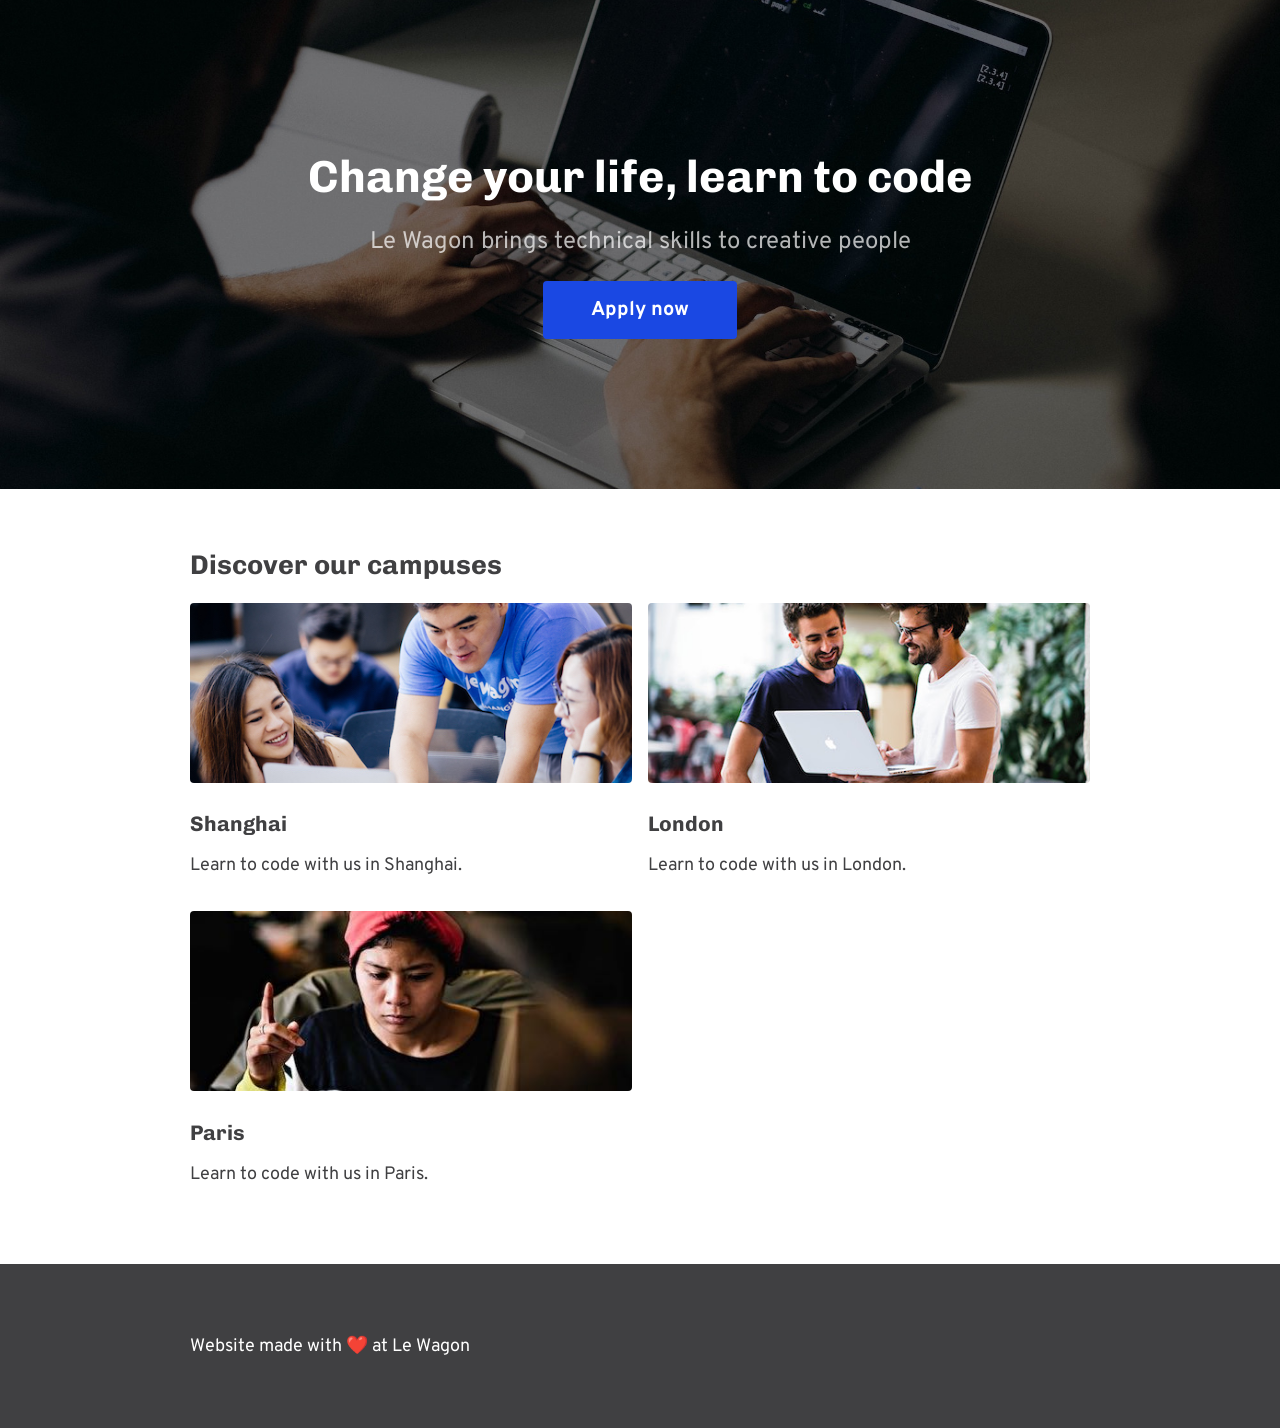
<file: index.html>
<!DOCTYPE html>
<html lang="en">
<head>
  <meta charset="UTF-8">
  <title>Le Wagon - Web Development Sprint</title>

  <!-- Change these Google fonts with your own choice -->
  <link rel="preconnect" href="https://fonts.googleapis.com">
  <link rel="preconnect" href="https://fonts.gstatic.com" crossorigin>
  <link href="https://fonts.googleapis.com/css2?family=Chivo:wght@700&family=Overpass:wght@400;700&display=swap" rel="stylesheet">
  <link rel="stylesheet" href="style.css">
</head>
<body>
  <!-- Banner section -->
  <div class="banner">
    <h1>Change your life, learn to code</h1>
    <p>Le Wagon brings technical skills to creative people</p>
    <a href="https://www.lewagon.com" target="_blank" class="btn-blue">Apply now</a>
  </div>
    <div class="container">
    <h2>Discover our campuses</h2>
    <!-- Cards container -->
    <div class="cards card-grid">

      <!-- Shanghai card -->
      <div class="card-white">
        <img src="images/shanghai.jpg" alt="">
        <h3>Shanghai</h3>
        <p>Learn to code with us in Shanghai.</p>
      </div>

      <!-- London card -->
      <div class="card-white">
        <img src="images/london.jpg" alt="">
        <h3>London</h3>
        <p>Learn to code with us in London.</p>
      </div>

      <!-- Paris card -->
      <div class="card-white">
        <img src="images/paris.jpg" alt="">
        <h3>Paris</h3>
        <p>Learn to code with us in Paris.</p>
      </div>
    </div>
  </div>

  <!-- Footer section -->
  <div class="footer">
    <div class="container">
      <p>Website made with ❤️ at Le Wagon</p>
    </div>
  </div>

</body>
</html>
</file>
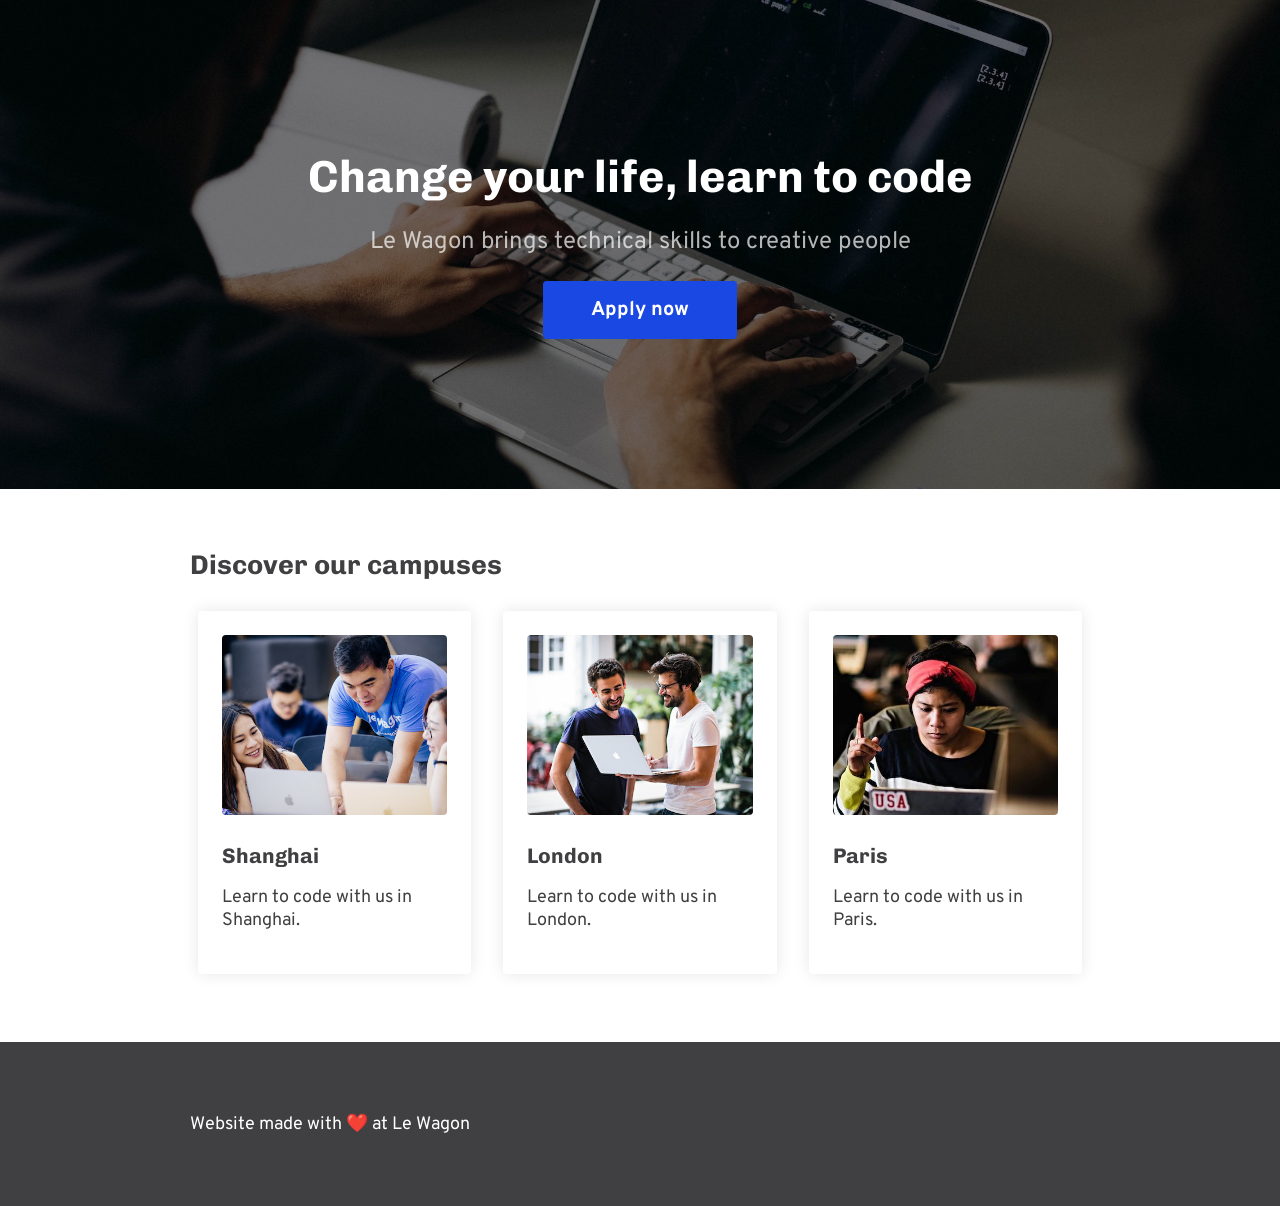
<file: done/index.html>
<!DOCTYPE html>
<html lang="en">
<head>
  <meta charset="UTF-8">
  <title>Le Wagon - Web Development Sprint</title>

  <!-- Change these Google fonts with your own choice -->
  <link rel="preconnect" href="https://fonts.googleapis.com">
  <link rel="preconnect" href="https://fonts.gstatic.com" crossorigin>
  <link href="https://fonts.googleapis.com/css2?family=Chivo:wght@700&family=Overpass:wght@400;700&display=swap" rel="stylesheet">
  <link rel="stylesheet" href="style.css">
</head>
<body>
  <!-- Banner section -->
  <div class="banner">
    <h1>Change your life, learn to code</h1>
    <p>Le Wagon brings technical skills to creative people</p>
    <a href="https://www.lewagon.com" target="_blank" class="btn-blue">Apply now</a>
  </div>

  <div class="container">
    <h2>Discover our campuses</h2>
    <!-- Cards container -->
    <div class="cards">

      <!-- Shanghai card -->
      <div class="card-white">
        <img src="images/shanghai.jpg" alt="">
        <h3>Shanghai</h3>
        <p>Learn to code with us in Shanghai.</p>
      </div>

      <!-- London card -->
      <div class="card-white">
        <img src="images/london.jpg" alt="">
        <h3>London</h3>
        <p>Learn to code with us in London.</p>
      </div>

      <!-- Paris card -->
      <div class="card-white">
        <img src="images/paris.jpg" alt="">
        <h3>Paris</h3>
        <p>Learn to code with us in Paris.</p>
      </div>
    </div>
  </div>

  <!-- Footer section -->
  <div class="footer">
    <div class="container">
      <p>Website made with ❤️ at Le Wagon</p>
    </div>
  </div>
</body>
</html>
</file>
<file: style.css>
/* Write some CSS below */
body {
  font-family: Overpass;
  color: #404042;
  font-size: 18px;
  margin: 0;
}

h1, h2, h3 {
  color: #404042;
  font-family: Chivo;
}

.container {
  width: 900px;
  margin: 60px auto;
}

.banner {
  background-image: url('images/background.jpg');
  background-size: cover;
  background-position: center;
  padding: 150px 0;
  text-align: center;
}

.banner h1 {
  color: white;
  font-size: 45px;
  margin: 0;
}

.banner p {
  color: white;
  font-size: 24px;
  opacity: 0.7;
}


.btn-blue {
  background-color: #1A48E3;
  color: white;
  padding: 16px 48px;
  border-radius: 4px;
  display: inline-block;
  text-decoration: none;
  transition: .3s;
  font-size: 20px;
  font-weight: bold;
}

.btn-blue:hover {
  background-color: #0D1EC6;
  color: white;
}

.card-white img {
  width: 100%;
  height: 180px;
  object-fit: cover;
  border-radius: 4px;
}

.card-white h3 {
  margin-bottom: 0;
}

.footer {
  background: #404042;
  color: white;
  padding: 10px 0px;
}

.cards {
  display: grid;
  grid-template-columns: 1fr 1fr;
  grid-gap: 16px;
}
</file>
<file: done/style.css>
/* Write some CSS below */

body {
  font-family: Overpass;
  color: #404042;
  font-size: 18px;
  margin: 0;
}

h1, h2, h3 {
  color: #404042;
  font-family: Chivo;
}

.container {
  width: 900px;
  margin: 60px auto;
}

.banner {
  background-image: url('images/background.jpg');
  background-size: cover;
  background-position: center;
  padding: 150px 0;
  text-align: center;
}

.banner h1 {
  color: white;
  font-size: 45px;
  margin: 0;
}

.banner p {
  color: white;
  font-size: 24px;
  opacity: 0.7;
}
.btn-blue {
  background-color: #1A48E3;
  color: white;
  padding: 16px 48px;
  border-radius: 4px;
  display: inline-block;
  text-decoration: none;
  transition: .3s;
  font-size: 20px;
  font-weight: bold;
}

.btn-blue:hover {
  background-color: #0D1EC6;
  color: white;
}

.card-white {
  background: white;
  box-shadow: 0 0 16px rgba(0,0,0,0.1);
  border-radius: 4px;
  padding: 24px;
  margin: 8px;
  flex-grow: 1;
}

.card-white img {
  width: 100%;
  height: 180px;
  object-fit: cover;
  border-radius: 4px;
}

.card-white h3 {
  margin-bottom: 0;
}

.footer {
  background: #404042;
  color: white;
  padding: 10px 0px;
}

.cards {
  display: grid;
  grid-template-columns: 1fr 1fr 1fr;
  grid-gap: 16px;
}


@media (min-width: 300px) {
  .container {
    width: 400px;
  }
  .cards {
    grid-template-columns: 1fr;
  }
}

@media (min-width: 700px) {
  .container {
    width: 600px;
  }
  .cards {
    grid-template-columns: 1fr 1fr;
  }
}

@media (min-width: 1000px) {
  .container {
    width: 900px;
  }
  .cards {
    grid-template-columns: 1fr 1fr 1fr;
  }
}
</file>
